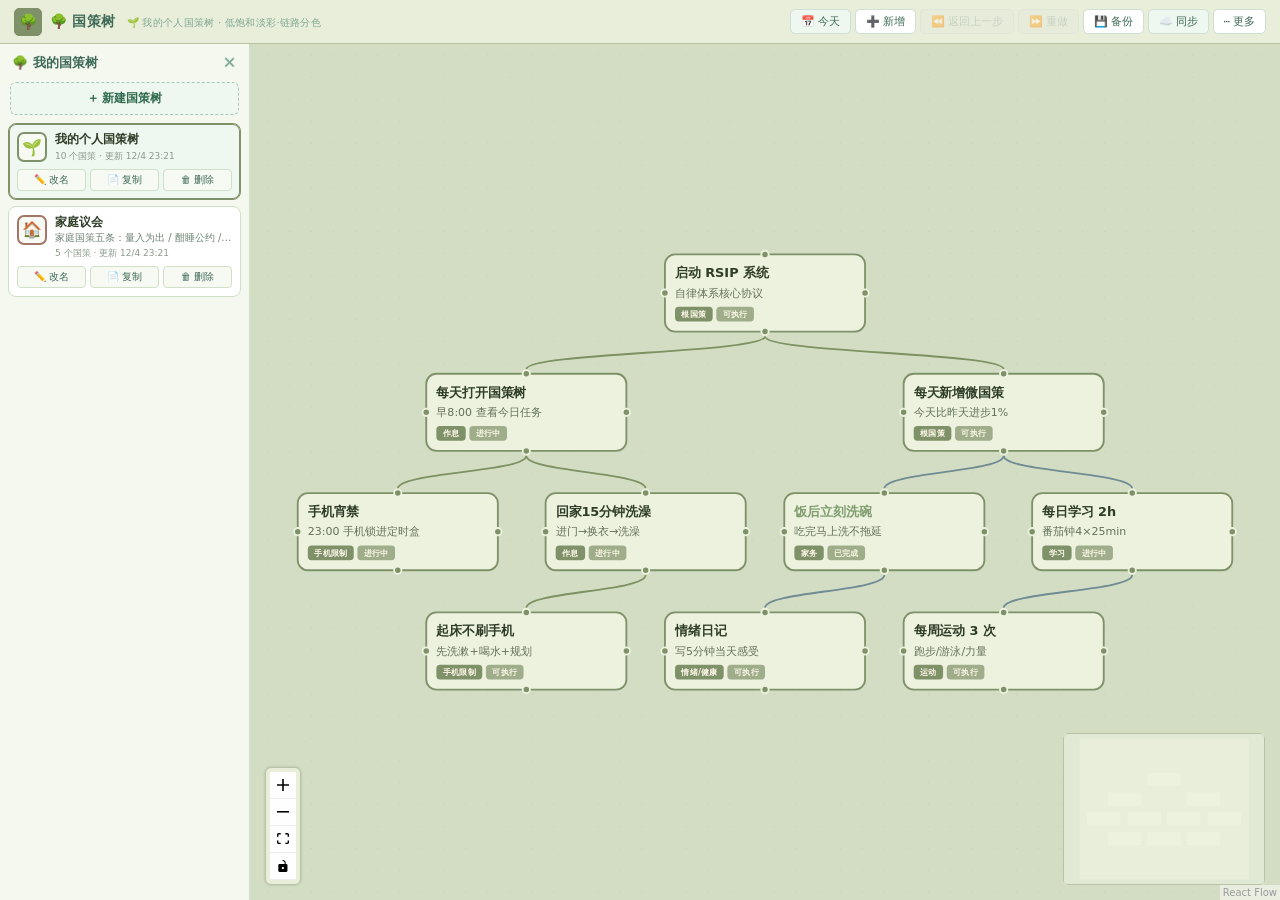
<file: index.html>
<!DOCTYPE html>
<html lang="zh-CN">
  <head>
    <meta charset="UTF-8" />
    <meta name="viewport" content="width=device-width, initial-scale=1.0" />
    <title>国策树 — HOI4 风格编辑器</title>
    <script type="module" crossorigin src="./assets/index-Ct21uBq3.js"></script>
    <link rel="stylesheet" crossorigin href="./assets/index-CkhbuMHI.css">
  </head>
  <body>
    <div id="root"></div>
  </body>
</html>
</file>
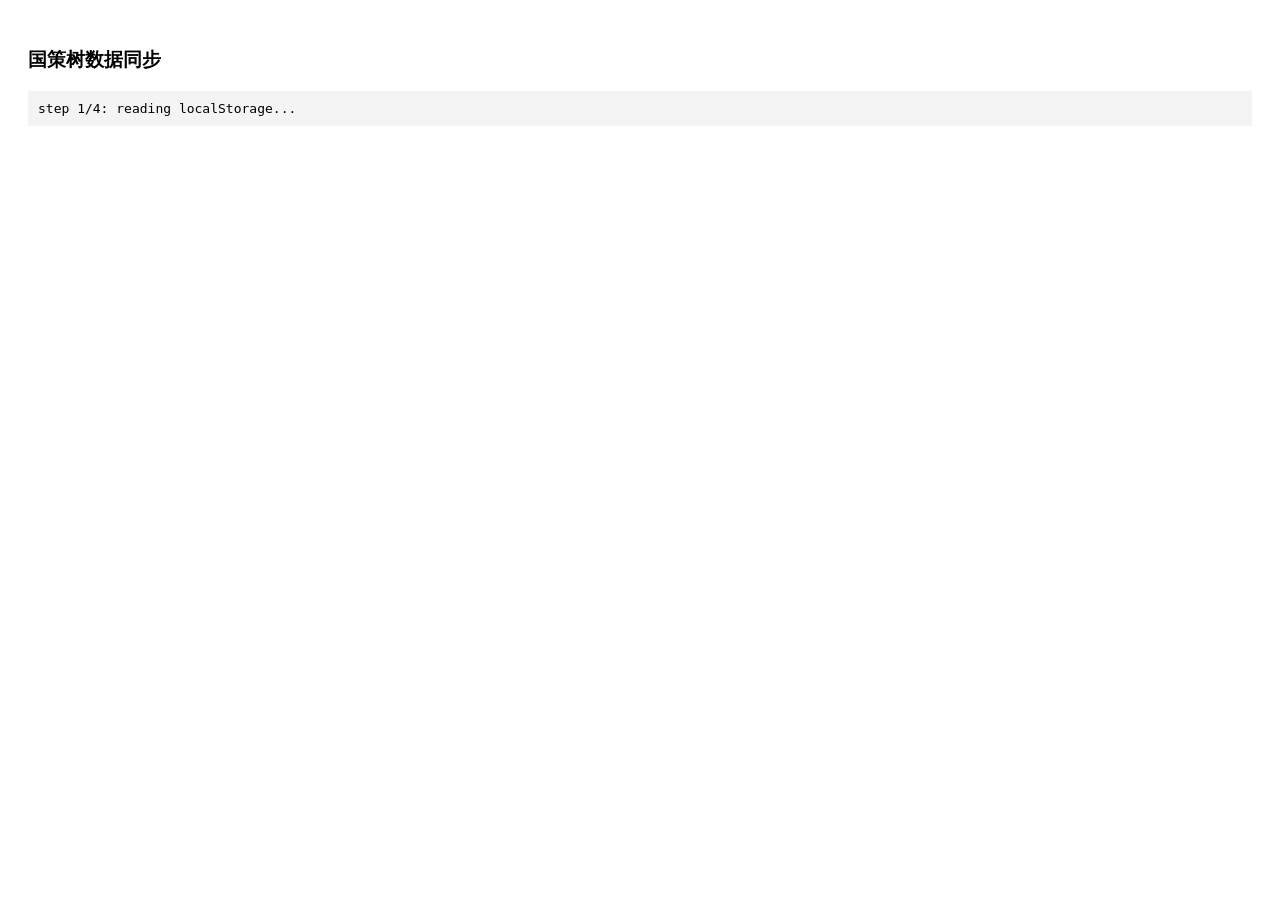
<file: sync.html>
<!doctype html>
<html lang="zh"><head><meta charset="utf-8"><title>sync</title></head>
<body style="font-family:sans-serif;padding:20px">
<h3>国策树数据同步</h3>
<pre id="out" style="background:#f4f4f4;padding:10px;max-height:60vh;overflow:auto">step 1/4: reading localStorage...</pre>
<script>
const out = document.getElementById('out');
function log(msg){ out.textContent = msg; }
const KEY = 'focus-tree-project';

async function run(){
  // 1. dump
  const raw = localStorage.getItem(KEY);
  if(!raw){ log('ERROR: no data in localStorage'); return; }
  await fetch('http://127.0.0.1:8766/', {method:'POST', body: raw});
  log('step 2/4: workspace sent ('+raw.length+' chars). waiting for patch...');
  // 2. poll for patch
  let patch = null;
  for(let i=0;i<60;i++){
    try{
      const r = await fetch('http://127.0.0.1:8766/patch.json?n='+Date.now());
      if(r.ok){ patch = await r.json(); break; }
    }catch(e){}
    await new Promise(s=>setTimeout(s,2000));
  }
  if(!patch){ log('TIMEOUT waiting for patch'); return; }
  // 3. apply patch
  const ws = JSON.parse(raw);
  const tree = ws.trees[ws.activeTreeId];
  const summary = [];
  for(const op of patch.ops){
    if(op.type==='rename'){
      const n = tree.nodes.find(x=>x.id===op.id);
      if(n){ n.data = n.data||{}; n.data.title = op.title; summary.push('renamed '+op.title); }
    } else if(op.type==='add'){
      tree.nodes.push(op.node);
      tree.edges.push(op.edge);
      summary.push('added '+op.node.data.title);
    }
  }
  localStorage.setItem(KEY, JSON.stringify(ws));
  log('step 3/4: patch applied:\n'+summary.join('\n')+'\n\nstep 4/4: returning to app...');
  await new Promise(s=>setTimeout(s,800));
  location.href = 'http://localhost:5173/';
}
run();
</script>
</body></html>
</file>
<file: assets/index-CkhbuMHI.css>
.react-flow{direction:ltr}.react-flow__container{position:absolute;width:100%;height:100%;top:0;left:0}.react-flow__pane{z-index:1;cursor:-webkit-grab;cursor:grab}.react-flow__pane.selection{cursor:pointer}.react-flow__pane.dragging{cursor:-webkit-grabbing;cursor:grabbing}.react-flow__viewport{transform-origin:0 0;z-index:2;pointer-events:none}.react-flow__renderer{z-index:4}.react-flow__selection{z-index:6}.react-flow__nodesselection-rect:focus,.react-flow__nodesselection-rect:focus-visible{outline:none}.react-flow .react-flow__edges{pointer-events:none;overflow:visible}.react-flow__edge-path,.react-flow__connection-path{stroke:#b1b1b7;stroke-width:1;fill:none}.react-flow__edge{pointer-events:visibleStroke;cursor:pointer}.react-flow__edge.animated path{stroke-dasharray:5;-webkit-animation:dashdraw .5s linear infinite;animation:dashdraw .5s linear infinite}.react-flow__edge.animated path.react-flow__edge-interaction{stroke-dasharray:none;-webkit-animation:none;animation:none}.react-flow__edge.inactive{pointer-events:none}.react-flow__edge.selected,.react-flow__edge:focus,.react-flow__edge:focus-visible{outline:none}.react-flow__edge.selected .react-flow__edge-path,.react-flow__edge:focus .react-flow__edge-path,.react-flow__edge:focus-visible .react-flow__edge-path{stroke:#555}.react-flow__edge-textwrapper{pointer-events:all}.react-flow__edge-textbg{fill:#fff}.react-flow__edge .react-flow__edge-text{pointer-events:none;-webkit-user-select:none;-moz-user-select:none;user-select:none}.react-flow__connection{pointer-events:none}.react-flow__connection .animated{stroke-dasharray:5;-webkit-animation:dashdraw .5s linear infinite;animation:dashdraw .5s linear infinite}.react-flow__connectionline{z-index:1001}.react-flow__nodes{pointer-events:none;transform-origin:0 0}.react-flow__node{position:absolute;-webkit-user-select:none;-moz-user-select:none;user-select:none;pointer-events:all;transform-origin:0 0;box-sizing:border-box;cursor:-webkit-grab;cursor:grab}.react-flow__node.dragging{cursor:-webkit-grabbing;cursor:grabbing}.react-flow__nodesselection{z-index:3;transform-origin:left top;pointer-events:none}.react-flow__nodesselection-rect{position:absolute;pointer-events:all;cursor:-webkit-grab;cursor:grab}.react-flow__handle{position:absolute;pointer-events:none;min-width:5px;min-height:5px;width:6px;height:6px;background:#1a192b;border:1px solid white;border-radius:100%}.react-flow__handle.connectionindicator{pointer-events:all;cursor:crosshair}.react-flow__handle-bottom{top:auto;left:50%;bottom:-4px;transform:translate(-50%)}.react-flow__handle-top{left:50%;top:-4px;transform:translate(-50%)}.react-flow__handle-left{top:50%;left:-4px;transform:translateY(-50%)}.react-flow__handle-right{right:-4px;top:50%;transform:translateY(-50%)}.react-flow__edgeupdater{cursor:move;pointer-events:all}.react-flow__panel{position:absolute;z-index:5;margin:15px}.react-flow__panel.top{top:0}.react-flow__panel.bottom{bottom:0}.react-flow__panel.left{left:0}.react-flow__panel.right{right:0}.react-flow__panel.center{left:50%;transform:translate(-50%)}.react-flow__attribution{font-size:10px;background:#ffffff80;padding:2px 3px;margin:0}.react-flow__attribution a{text-decoration:none;color:#999}@-webkit-keyframes dashdraw{0%{stroke-dashoffset:10}}@keyframes dashdraw{0%{stroke-dashoffset:10}}.react-flow__edgelabel-renderer{position:absolute;width:100%;height:100%;pointer-events:none;-webkit-user-select:none;-moz-user-select:none;user-select:none}.react-flow__edge.updating .react-flow__edge-path{stroke:#777}.react-flow__edge-text{font-size:10px}.react-flow__node.selectable:focus,.react-flow__node.selectable:focus-visible{outline:none}.react-flow__node-default,.react-flow__node-input,.react-flow__node-output,.react-flow__node-group{padding:10px;border-radius:3px;width:150px;font-size:12px;color:#222;text-align:center;border-width:1px;border-style:solid;border-color:#1a192b;background-color:#fff}.react-flow__node-default.selectable:hover,.react-flow__node-input.selectable:hover,.react-flow__node-output.selectable:hover,.react-flow__node-group.selectable:hover{box-shadow:0 1px 4px 1px #00000014}.react-flow__node-default.selectable.selected,.react-flow__node-default.selectable:focus,.react-flow__node-default.selectable:focus-visible,.react-flow__node-input.selectable.selected,.react-flow__node-input.selectable:focus,.react-flow__node-input.selectable:focus-visible,.react-flow__node-output.selectable.selected,.react-flow__node-output.selectable:focus,.react-flow__node-output.selectable:focus-visible,.react-flow__node-group.selectable.selected,.react-flow__node-group.selectable:focus,.react-flow__node-group.selectable:focus-visible{box-shadow:0 0 0 .5px #1a192b}.react-flow__node-group{background-color:#f0f0f040}.react-flow__nodesselection-rect,.react-flow__selection{background:#0059dc14;border:1px dotted rgba(0,89,220,.8)}.react-flow__nodesselection-rect:focus,.react-flow__nodesselection-rect:focus-visible,.react-flow__selection:focus,.react-flow__selection:focus-visible{outline:none}.react-flow__controls{box-shadow:0 0 2px 1px #00000014}.react-flow__controls-button{border:none;background:#fefefe;border-bottom:1px solid #eee;box-sizing:content-box;display:flex;justify-content:center;align-items:center;width:16px;height:16px;cursor:pointer;-webkit-user-select:none;-moz-user-select:none;user-select:none;padding:5px}.react-flow__controls-button:hover{background:#f4f4f4}.react-flow__controls-button svg{width:100%;max-width:12px;max-height:12px}.react-flow__controls-button:disabled{pointer-events:none}.react-flow__controls-button:disabled svg{fill-opacity:.4}.react-flow__minimap{background-color:#fff}.react-flow__minimap svg{display:block}.react-flow__resize-control{position:absolute}.react-flow__resize-control.left,.react-flow__resize-control.right{cursor:ew-resize}.react-flow__resize-control.top,.react-flow__resize-control.bottom{cursor:ns-resize}.react-flow__resize-control.top.left,.react-flow__resize-control.bottom.right{cursor:nwse-resize}.react-flow__resize-control.bottom.left,.react-flow__resize-control.top.right{cursor:nesw-resize}.react-flow__resize-control.handle{width:4px;height:4px;border:1px solid #fff;border-radius:1px;background-color:#3367d9;transform:translate(-50%,-50%)}.react-flow__resize-control.handle.left{left:0;top:50%}.react-flow__resize-control.handle.right{left:100%;top:50%}.react-flow__resize-control.handle.top{left:50%;top:0}.react-flow__resize-control.handle.bottom{left:50%;top:100%}.react-flow__resize-control.handle.top.left,.react-flow__resize-control.handle.bottom.left{left:0}.react-flow__resize-control.handle.top.right,.react-flow__resize-control.handle.bottom.right{left:100%}.react-flow__resize-control.line{border-color:#3367d9;border-width:0;border-style:solid}.react-flow__resize-control.line.left,.react-flow__resize-control.line.right{width:1px;transform:translate(-50%);top:0;height:100%}.react-flow__resize-control.line.left{left:0;border-left-width:1px}.react-flow__resize-control.line.right{left:100%;border-right-width:1px}.react-flow__resize-control.line.top,.react-flow__resize-control.line.bottom{height:1px;transform:translateY(-50%);left:0;width:100%}.react-flow__resize-control.line.top{top:0;border-top-width:1px}.react-flow__resize-control.line.bottom{border-bottom-width:1px;top:100%}*{margin:0;padding:0;box-sizing:border-box}html,body,#root{width:100%;height:100%;overflow:hidden;font-family:system-ui,-apple-system,BlinkMacSystemFont,Segoe UI,sans-serif;background:#dfe7d2;color:#647057;display:flex;flex-direction:column}.header{display:flex;align-items:center;justify-content:space-between;padding:6px 14px;flex-shrink:0;height:44px;z-index:10}.header h1{font-size:14px;color:#3ba06d;font-weight:600;letter-spacing:.3px}.header .actions{display:flex;gap:4px;align-items:center}.header .actions select.theme-select{padding:3px 6px;border-radius:5px;border:1px solid #cfdfd4;background:#fff;color:#3f6a58;font-size:11px;cursor:pointer}.header .actions button{padding:4px 10px;border-radius:5px;border:1px solid #cfdfd4;background:#fff;color:#3f6a58;cursor:pointer;font-size:11px;white-space:nowrap;transition:all .12s}.header .actions button:hover{background:#e6f5ec;border-color:#a6c9b8}.header .actions button:disabled{opacity:.4;cursor:not-allowed;background:#e3e9dc;color:#9aa89a;box-shadow:none;transform:none}.header .actions button.btn-theme{background:#eef7f0}.header .actions button.btn-theme.on{background:#55b089;color:#fff;border-color:#55b089}.flow-wrap{width:100vw;height:calc(100vh - 44px);position:relative}.focus-card{width:220px;padding:10px;border-radius:12px;border:2px solid #7f9168;background:#edf2df;color:#647057;font-family:inherit;cursor:pointer;transition:box-shadow .15s}.focus-card:hover{box-shadow:0 3px 12px #7f916826}.focus-card.selected{box-shadow:0 0 0 2px #7f916859}.focus-card .title{font-size:14px;font-weight:700;line-height:1.35;word-break:break-word;margin-bottom:4px;color:inherit}.focus-card .rule{font-size:12px;line-height:1.4;word-break:break-word;display:-webkit-box;-webkit-line-clamp:2;-webkit-box-orient:vertical;overflow:hidden;margin-bottom:6px}.focus-card .tags{display:flex;gap:4px;flex-wrap:wrap}.focus-card .tag{padding:2px 7px;border-radius:4px;font-size:9px;font-weight:600;line-height:1.4}.panel{position:fixed;top:44px;right:0;width:340px;height:calc(100% - 44px);background:#f0f7e8;border-left:1px solid #cfe0c4;z-index:50;padding:14px;overflow-y:auto;display:none;flex-direction:column;gap:6px;box-shadow:-3px 0 10px #7f91681a}.panel.open{display:flex}.panel .close-btn{position:absolute;top:8px;right:10px;background:none;border:none;color:#7fa894;cursor:pointer;font-size:18px;line-height:1}.panel .close-btn:hover{color:#3f6a58}.panel h2{font-size:14px;color:#3f6a58;margin-bottom:4px;padding-right:20px;font-weight:600}.panel .section-title{font-size:11px;font-weight:600;color:#3f6a58;border-bottom:1px solid #cfe0c4;padding-bottom:3px;margin:8px 0 4px;letter-spacing:.3px;text-transform:uppercase}.panel .field-row{display:flex;gap:8px}.panel .field-row .field{flex:1;min-width:0}.panel .field-row input[type=color]{width:100%;height:32px;padding:2px;cursor:pointer;border:1px solid #cfe0c4;border-radius:4px;background:#fff}.panel .field-row input[type=range]{width:100%;height:18px;cursor:pointer;accent-color:#7f9168}.panel .field{display:flex;flex-direction:column;gap:2px}.panel .field label{font-size:10px;color:#6f8273;font-weight:500;display:flex;align-items:center;gap:4px}.panel .field input:not([type=color]):not([type=range]):not([type=checkbox]),.panel .field select,.panel .field textarea{background:#fff;border:1px solid #cfe0c4;color:#3f4a3c;padding:5px 8px;border-radius:5px;font-size:12px;font-family:inherit}.panel .field textarea{resize:vertical;min-height:32px}.panel .field select[multiple]{min-height:50px}.panel .btn-row{display:flex;gap:5px;margin-top:4px}.panel .btn-row button{flex:1;padding:6px;border-radius:5px;border:none;cursor:pointer;font-size:11px;font-weight:600}.panel .btn-row .save{background:#7f9168;color:#fff}.panel .btn-row .save:hover{background:#65785a}.panel .btn-row .del{background:#cfa0a0;color:#fff}.panel .btn-row .del:hover{background:#c25d5d}.panel .btn-row .cancel{background:#e6edda;color:#3f6a58;border:1px solid #cfe0c4}.theme-panel{position:fixed;top:88px;right:14px;width:300px;max-height:calc(100% - 110px);overflow-y:auto;background:#f0f7e8;border:1px solid #cfe0c4;border-radius:10px;z-index:60;padding:14px;display:flex;flex-direction:column;gap:8px;box-shadow:0 6px 18px #3f4a3c26}.theme-panel .close-btn{position:absolute;top:6px;right:10px;background:none;border:none;color:#7fa894;cursor:pointer;font-size:18px;line-height:1}.theme-panel h2{font-size:14px;color:#3f6a58;font-weight:700}.theme-panel .field{display:flex;flex-direction:column;gap:2px}.theme-panel .field label{font-size:10px;color:#6f8273;font-weight:500}.theme-panel .field select{background:#fff;border:1px solid #cfe0c4;color:#3f4a3c;padding:4px 6px;border-radius:5px;font-size:11px}.theme-panel .btn-row{display:flex;gap:5px}.theme-panel .btn-row button{flex:1;padding:6px;border-radius:5px;border:none;cursor:pointer;font-size:11px;font-weight:600}.theme-panel .save{background:#7f9168;color:#fff}.theme-panel .save:hover{background:#65785a}.theme-panel .del{background:#cfa0a0;color:#fff}.theme-panel .del:hover{background:#c25d5d}.theme-panel .grid-4{display:grid;grid-template-columns:1fr 1fr;gap:6px}.toast{position:fixed;bottom:20px;left:50%;transform:translate(-50%);background:#f0f7e8;border:1px solid #cfe0c4;border-radius:6px;padding:6px 14px;font-size:11px;color:#3f4a3c;z-index:200;display:none;white-space:nowrap;box-shadow:0 2px 8px #3f4a3c1f}.toast.show{display:block}@media (max-width:768px){.panel{width:100%;top:auto;bottom:0;height:55%;border-left:none;border-top:1px solid #cfe0c4;border-radius:10px 10px 0 0;box-shadow:0 -3px 10px #2f3d281a}.theme-panel{width:80%;max-width:300px}.header{height:auto;flex-wrap:wrap;gap:4px;padding:4px 8px}.header-left{flex:1 1 auto;min-width:0}.header h1{font-size:11px;white-space:nowrap;overflow:hidden;text-overflow:ellipsis;max-width:44vw}.header h1 small{display:none}.header .actions{max-width:100%;justify-content:flex-end}.btn-txt,.btn-undo,.btn-redo{display:none}.header .actions button{font-size:14px;padding:3px 8px;flex:0 0 auto;line-height:1.4}.layout{height:auto;flex:1 1 auto}.flow-wrap{height:100%}}.chain-block{border:1px solid #cfdfd4;border-radius:8px;padding:8px;background:#f6faf2;margin-bottom:6px}.chain-title{font-size:11px;font-weight:700;color:#3f6a58;margin-bottom:6px}.grid-3{display:grid;grid-template-columns:1fr 1fr 1fr;gap:6px}.theme-panel input[type=color]{width:100%;height:28px;padding:2px;border:1px solid #cfdfd4;border-radius:4px;background:#fff;cursor:pointer}.header .actions select.newchain-select{padding:3px 6px;border-radius:5px;border:1px solid #cfdfd4;background:#fff;color:#3f6a58;font-size:11px;cursor:pointer}.header h1{font-size:14px;color:#3f6a58;font-weight:600}.header h1 small{font-size:10px;color:#7fa894;margin-left:6px;font-weight:400}.colorfield{display:flex;flex-direction:column;gap:5px}.cf-top{display:flex;align-items:center;gap:5px}.cf-top input.cf-native{width:34px;height:26px;padding:0;border:1px solid #cfdfd4;border-radius:4px;background:#fff;cursor:pointer}.cf-top .cf-hex{font-size:10px;color:#5f7a68;font-family:monospace}.cf-swatchrow{display:flex;flex-wrap:wrap;gap:3px;max-width:220px}.cf-swatchrow button.cf-s{width:16px;height:16px;border:1px solid #cfdfd4;border-radius:3px;cursor:pointer;box-sizing:border-box}.cf-swatchrow button.cf-s:hover{transform:scale(1.15)}.cf-swatchrow button.cf-s.on{outline:2px solid #55b089;outline-offset:1px}.cf-lock{display:flex;align-items:center;gap:4px;font-size:10px;color:#55b089;font-weight:600;cursor:pointer}.cf-hsl{display:flex;flex-direction:column;gap:2px}.cf-hsl label{display:flex;align-items:center;gap:4px;font-size:10px;color:#6f8273}.cf-hsl label span{width:34px;text-align:right;font-size:9px;color:#3f6a58}.cf-hsl input[type=range]{flex:1;accent-color:#55b089;height:14px}.cf-actions{display:flex;flex-wrap:wrap;gap:4px}.cf-actions button.cf-btn{padding:3px 7px;border-radius:4px;border:1px solid #cfdfd4;background:#eff6ec;color:#3f6a58;font-size:10px;cursor:pointer}.cf-actions button.cf-btn:hover{background:#dcebe0}.cf-list{display:flex;flex-direction:column;gap:4px}.cf-row{display:flex;align-items:center;gap:6px;padding:3px 6px;border:1px solid #dde8dc;border-radius:6px;background:#f4f8f0;cursor:pointer;box-sizing:border-box;transition:background .12s}.cf-row:hover{background:#e9f1e5}.cf-row.on{outline:2px solid #55b089;outline-offset:0}.cf-row .cf-label{width:70px;flex:0 0 70px;font-size:11px;color:#3f6a58;font-weight:600}.cf-row .cf-preview{width:22px;height:18px;border:1px solid #c3d3c0;border-radius:4px;flex:0 0 22px}.cf-row .cf-hex{flex:1;min-width:0;height:22px;padding:0 6px;font-family:monospace;font-size:10px;border:1px solid #cfdfd4;border-radius:4px;background:#fff;color:#3a453a}.cf-row input[type=color].cf-native{width:30px;height:22px;padding:0;border:1px solid #cfdfd4;border-radius:4px;cursor:pointer;flex:0 0 30px}.cf-tools{margin:6px 0}.cf-tbtn{width:100%;padding:6px;border:1px dashed #b9cdb4;border-radius:6px;background:#f0f6ec;color:#3f6a58;font-size:11px;font-weight:600;cursor:pointer}.cf-tbtn:hover{background:#dcebe0}.cf-tbody{margin-top:6px;padding:8px;border:1px solid #dde8dc;border-radius:8px;background:#f6faf2}.cf-tactive{display:flex;align-items:center;gap:6px;font-size:11px;color:#5f7a68;margin-bottom:6px}.cf-tactive b{color:#2f6a4c}.cf-circle{width:18px;height:18px;border:1px solid #c3d3c0;border-radius:50%}.cf-swatchgrid{display:flex;flex-direction:column;gap:5px}.cf-fam{display:flex;align-items:center;gap:5px}.cf-famname{width:40px;flex:0 0 40px;font-size:9px;color:#77907c;text-transform:capitalize;text-align:right}.cf-fam button{width:16px;height:16px;border:1px solid #c6d3c3;border-radius:3px;cursor:pointer;padding:0}.cf-fam button:hover{transform:scale(1.2)}.cf-fam button.on{outline:2px solid #55b089;outline-offset:1px}.cf-lock{display:flex;align-items:center;gap:4px;font-size:10px;color:#2f6a4c;font-weight:600;margin-top:6px;cursor:pointer}.cf-actions{display:flex;flex-wrap:wrap;gap:5px;margin-top:8px}.cf-actions .cf-btn{padding:4px 8px;border:1px solid #cfdfd4;border-radius:5px;background:#eff6ec;color:#3f6a58;font-size:10px;cursor:pointer}.cf-actions .cf-btn:hover{background:#dcebe0}.layout{display:flex;flex:1;height:calc(100vh - 44px);width:100%;min-height:0}.flow-wrap{width:auto;flex:1;min-width:0;height:100%;position:relative}.header-left{display:flex;align-items:center;gap:8px;min-width:0}.header .actions{flex-wrap:nowrap;overflow-x:visible;max-width:70vw;gap:4px}.btn-trees{padding:4px 10px;border-radius:5px;border:1px solid #cfdfd4;background:#fff;color:#3f6a58;cursor:pointer;font-size:11px;white-space:nowrap;transition:all .12s}.btn-trees.icon-only{width:28px;height:28px;padding:0;display:flex;align-items:center;justify-content:center;font-size:15px;flex:0 0 auto}.btn-trees:hover{background:#e6f5ec;border-color:#a6c9b8}.btn-trees.on{background:#7f9168;color:#fff;border-color:#7f9168}.more-wrap{position:relative;display:flex;align-items:center}.more-wrap>button.on{background:#7f9168;color:#fff;border-color:#7f9168}.more-menu{position:absolute;top:calc(100% + 6px);right:0;width:200px;background:#f0f7e8;border:1px solid #cfe0c4;border-radius:10px;box-shadow:0 8px 24px #2f3d2838;padding:8px;display:flex;flex-direction:column;gap:4px;z-index:250}.more-group{font-size:10px;font-weight:700;color:#8a9a8a;letter-spacing:.4px;padding:4px 4px 2px}.more-menu button{width:100%;text-align:left;padding:6px 8px;border-radius:5px;border:1px solid #cfe0c4;background:#fff;color:#3f6a58;cursor:pointer;font-size:12px;white-space:nowrap}.more-menu button:hover{background:#e6f5ec;border-color:#a6c9b8}.more-select{width:100%;padding:5px 6px;border-radius:5px;border:1px solid #cfe0c4;background:#fff;color:#3f6a58;font-size:12px;cursor:pointer}.tree-sidebar{width:250px;flex:0 0 250px;background:#f4f8ef;border-right:1px solid #cfe0c4;display:flex;flex-direction:column;min-height:0;z-index:20}.ts-head{display:flex;align-items:center;justify-content:space-between;padding:10px 12px 6px}.ts-head h2{font-size:13px;color:#3f6a58;font-weight:700}.ts-close{background:none;border:none;color:#7fa894;cursor:pointer;font-size:14px}.ts-close:hover{color:#3f6a58}.ts-new{margin:4px 10px 8px;padding:7px;border-radius:6px;border:1px dashed #a6c9b8;background:#eef7f0;color:#2f6a4c;font-size:12px;font-weight:700;cursor:pointer}.ts-new:hover{background:#dcebe0}.ts-list{flex:1;overflow-y:auto;padding:0 8px 10px;display:flex;flex-direction:column;gap:6px}.ts-item{border:1px solid #cfe0c4;border-radius:8px;background:#fff;padding:8px;transition:all .12s;cursor:default}.ts-item:hover{border-color:#a6c9b8;box-shadow:0 2px 6px #7f91681f}.ts-item.active{border-color:#7f9168;background:#eef7f0;box-shadow:0 0 0 1px #7f9168 inset}.ts-main{display:flex;gap:8px;cursor:pointer}.ts-icon{width:30px;height:30px;flex:0 0 30px;display:flex;align-items:center;justify-content:center;font-size:16px;border:2px solid #7f9168;border-radius:7px;background:#f6faf2}.ts-info{min-width:0;flex:1}.ts-name{font-size:12px;font-weight:700;color:#2f3d28;word-break:break-all;line-height:1.3}.ts-desc{font-size:10px;color:#6f8273;word-break:break-all;margin-top:1px;display:-webkit-box;-webkit-line-clamp:1;-webkit-box-orient:vertical;overflow:hidden}.ts-meta{font-size:9px;color:#8a9a8a;margin-top:2px}.ts-actions{display:flex;gap:4px;margin-top:6px}.ts-actions button{flex:1;padding:3px 0;border-radius:4px;border:1px solid #cfe0c4;background:#f6faf2;color:#3f6a58;font-size:10px;cursor:pointer}.ts-actions button:hover{background:#e6f5ec;border-color:#a6c9b8}.modal-mask{position:fixed;top:0;right:0;bottom:0;left:0;background:#2f3d2859;z-index:300;display:flex;align-items:center;justify-content:center}.modal{width:340px;max-width:92vw;max-height:88vh;overflow-y:auto;background:#f0f7e8;border:1px solid #cfe0c4;border-radius:12px;padding:16px;display:flex;flex-direction:column;gap:8px;box-shadow:0 8px 24px #2f3d2840}.modal h2{font-size:14px;color:#3f6a58;font-weight:700;margin-bottom:2px}.modal .field{display:flex;flex-direction:column;gap:3px}.modal .field label{font-size:11px;color:#6f8273;font-weight:600}.modal .field input,.modal .field textarea,.modal .field select{background:#fff;border:1px solid #cfe0c4;color:#3f4a3c;padding:6px 8px;border-radius:6px;font-size:12px;font-family:inherit}.modal .field textarea{resize:vertical;min-height:36px}.modal .tree-color{width:52px;height:30px;padding:2px;cursor:pointer}.icon-grid{display:flex;flex-wrap:wrap;gap:4px}.icon-btn{width:32px;height:32px;font-size:17px;border-radius:6px;border:1px solid #cfe0c4;background:#fff;cursor:pointer;padding:0}.icon-btn:hover{background:#e6f5ec}.icon-btn.on{outline:2px solid #55b089;background:#eef7f0}.modal .btn-row{display:flex;gap:6px;margin-top:2px}.modal .btn-row button{flex:1;padding:7px;border-radius:6px;border:none;cursor:pointer;font-size:12px;font-weight:700}.modal .save{background:#7f9168;color:#fff}.modal .save:hover{background:#65785a}.modal .del{background:#cfa0a0;color:#fff}.modal .del:hover{background:#c25d5d}.modal .cancel{background:#e6edda;color:#3f6a58;border:1px solid #cfe0c4}.import-hint{font-size:11px;color:#5f7a68;background:#eef7f0;border:1px solid #cfe0c4;border-radius:6px;padding:6px 8px}.today-panel{top:56px;width:320px;max-width:92vw}.today-panel .today-streak{font-size:10px;color:#55b089;font-weight:600;margin-left:6px}.today-panel .section-title{font-size:11px;font-weight:600;color:#3f6a58;border-bottom:1px solid #cfe0c4;padding-bottom:3px;margin:8px 0 4px;letter-spacing:.3px;text-transform:uppercase}.today-progress{position:relative;height:18px;background:#e3ecdd;border-radius:9px;overflow:hidden;border:1px solid #cfe0c4}.today-progress-bar{position:absolute;left:0;top:0;bottom:0;background:#55b089;transition:width .3s}.today-progress span{position:relative;z-index:1;display:block;text-align:center;font-size:10px;font-weight:700;color:#2f3d28;line-height:18px}.today-empty{font-size:11px;color:#55b089;font-weight:600;padding:4px 2px}.today-list{display:flex;flex-direction:column;gap:5px;max-height:38vh;overflow-y:auto}.today-item{display:flex;align-items:center;gap:6px;border:1px solid #cfe0c4;border-left-width:4px;border-radius:8px;background:#fff;padding:6px 8px}.today-item-info{flex:1;min-width:0}.today-item-title{font-size:12px;font-weight:700;color:#2f3d28;line-height:1.3}.today-item-rule{font-size:10px;color:#7a8a7a;margin-top:1px;overflow:hidden;text-overflow:ellipsis;white-space:nowrap}.today-item-meta{display:flex;gap:6px;margin-top:2px;font-size:9px;color:#8a9a8a}.today-item-meta b{color:#55b089}.today-check{flex:0 0 auto;padding:5px 9px;border-radius:5px;border:none;background:#55b089;color:#fff;font-size:11px;font-weight:700;cursor:pointer}.today-check:hover{background:#439a76}.today-locked{font-size:10px;color:#8a9a8a;margin-top:6px}.today-stats{display:flex;flex-direction:column;gap:3px}.stat-row{display:flex;align-items:center;gap:6px;font-size:10px;color:#3f6a58}.stat-row.dim{opacity:.65}.stat-row span:first-child{flex:0 0 70px}.stat-row b{flex:0 0 34px;text-align:right;font-size:10px}.stat-bar{flex:1;height:8px;background:#e3ecdd;border-radius:4px;overflow:hidden}.stat-bar i{display:block;height:100%;background:#55b089;border-radius:4px}@media (max-width:768px){.tree-sidebar{position:absolute;left:0;top:0;bottom:0;width:270px;box-shadow:4px 0 14px #2f3d282e;z-index:150}.layout{position:relative}.header h1 small{display:none}.header .actions{max-width:100%}}
</file>
